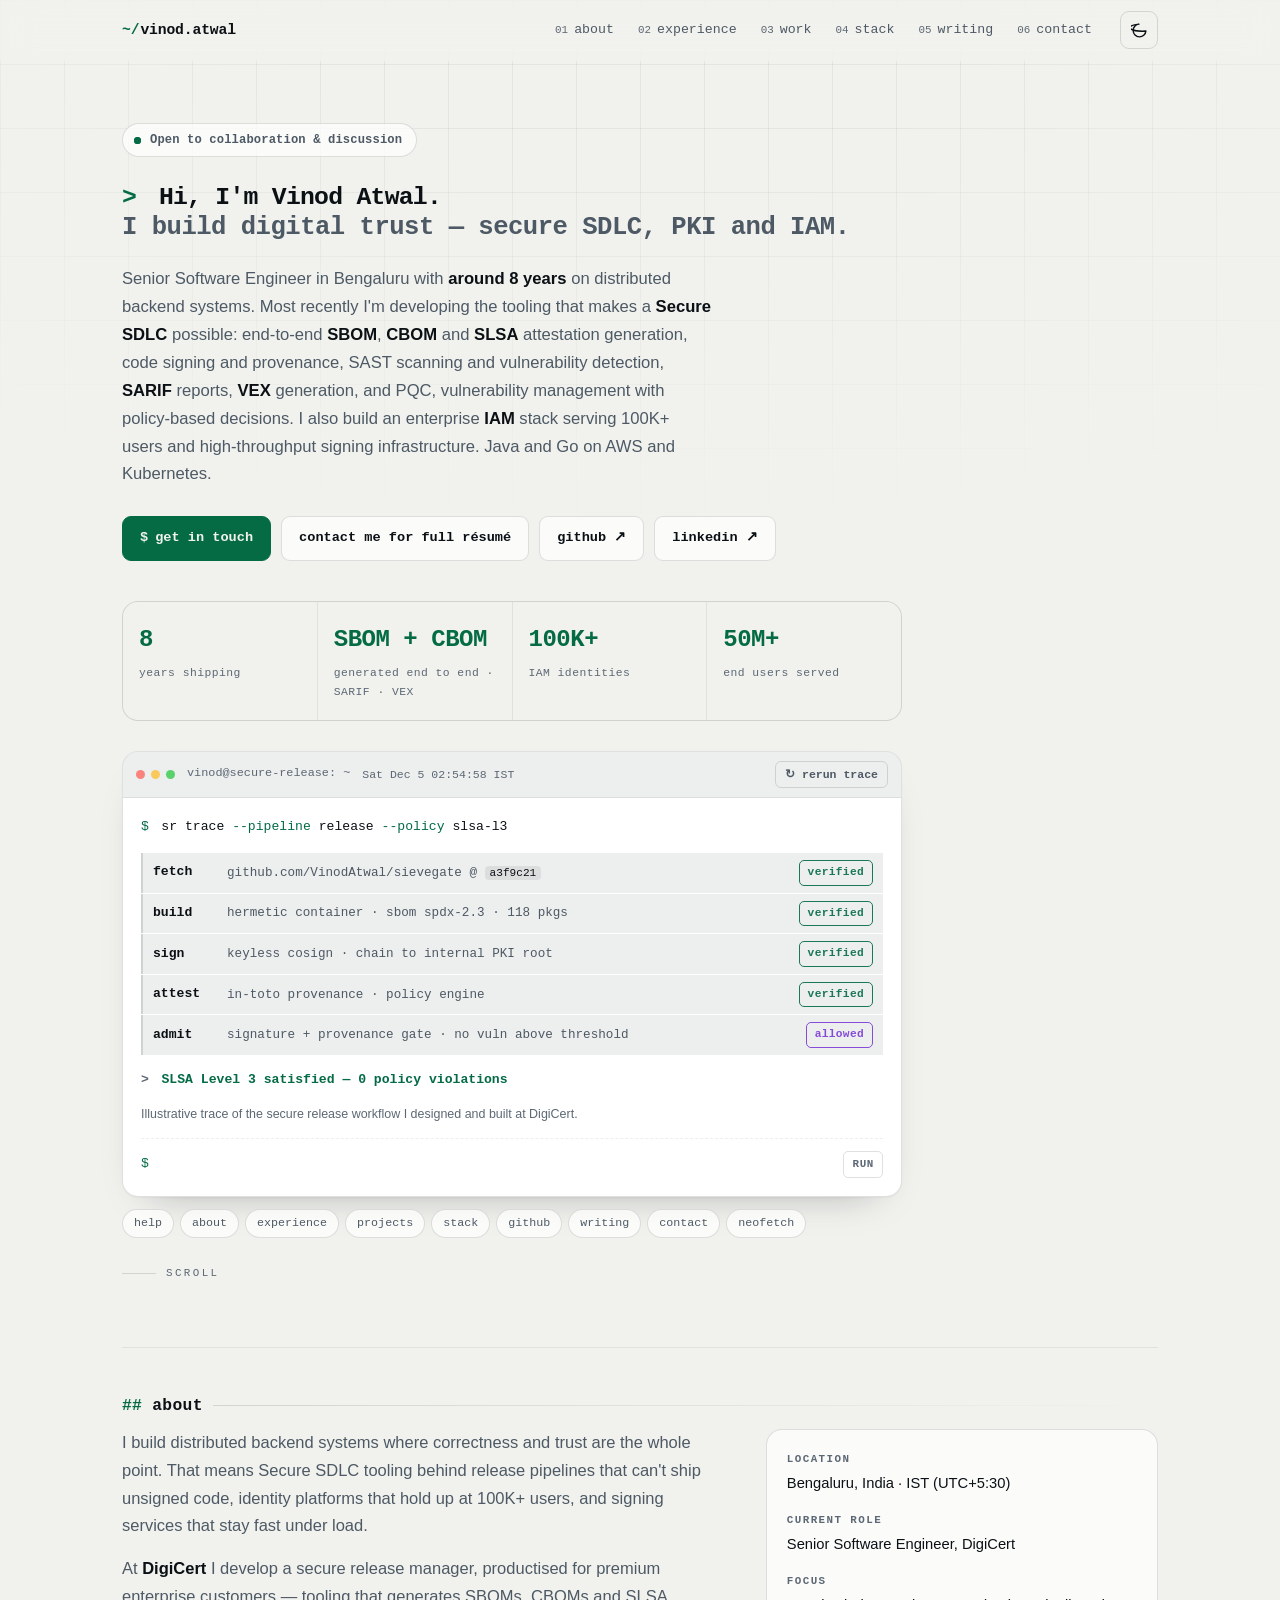
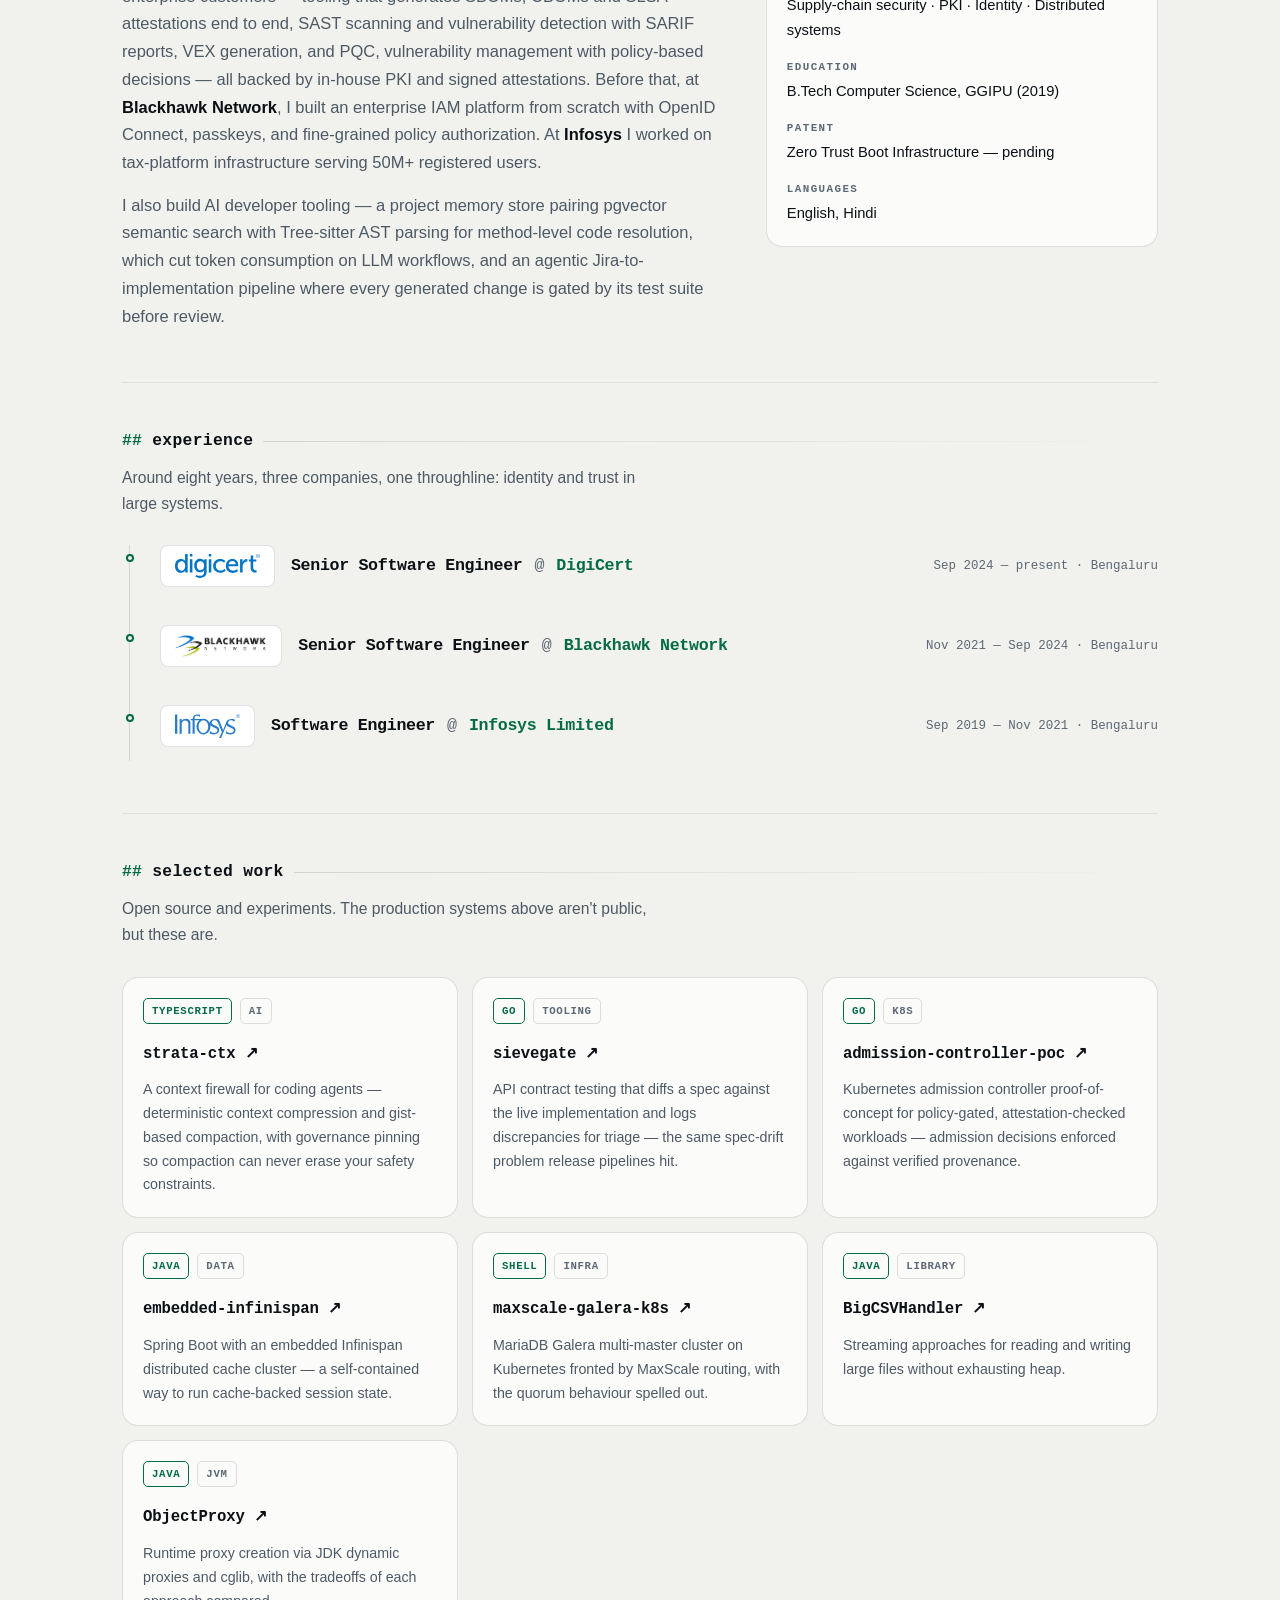
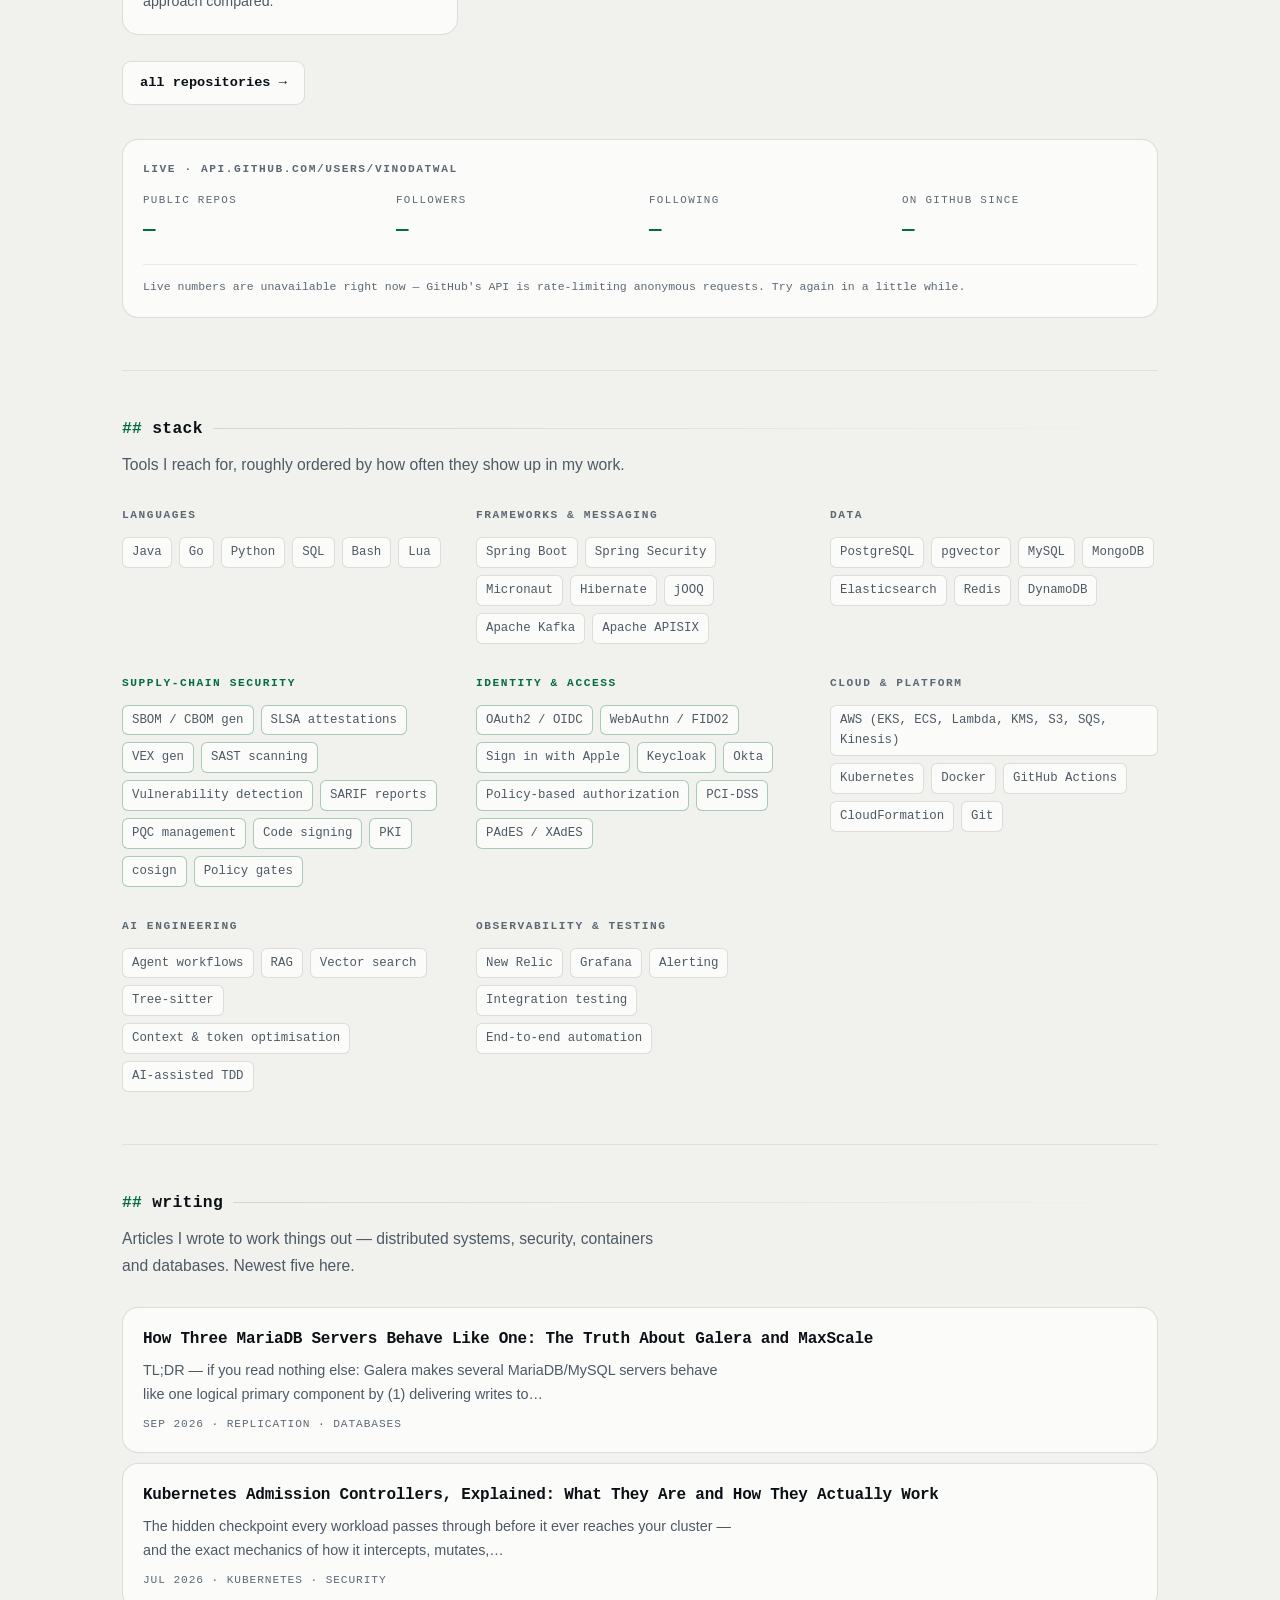
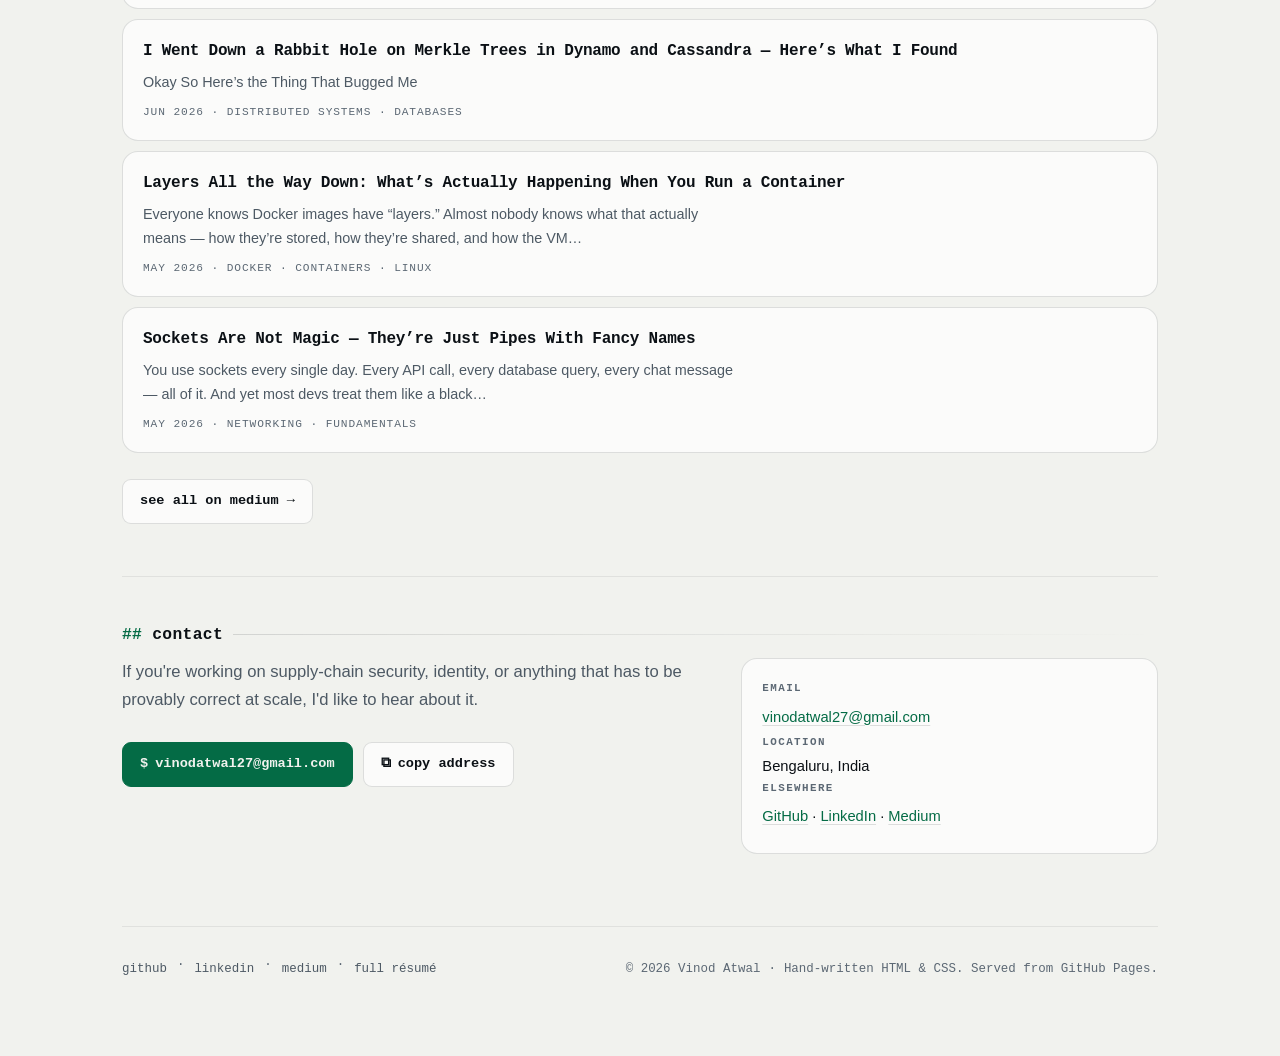
<file: index.html>
<!DOCTYPE html>
<html lang="en">
<head>
<meta charset="UTF-8" />
<meta name="viewport" content="width=device-width, initial-scale=1.0" />

<title>Vinod Atwal · Senior Software Engineer — Supply-Chain Security, PKI &amp; Identity</title>
<meta name="description" content="Vinod Atwal — Senior Software Engineer with around 8 years building distributed backend systems, developing Secure SDLC tooling: end-to-end SBOM, CBOM and SLSA attestation generation, code signing and provenance, SAST scanning, SARIF reports, VEX generation and PQC, vulnerability management, plus enterprise IAM for 100K+ users. Java, Go, Kubernetes, AWS." />
<meta name="author" content="Vinod Atwal" />
<meta name="color-scheme" content="dark light" />
<meta name="theme-color" content="#05070a" media="(prefers-color-scheme: dark)" />
<meta name="theme-color" content="#f4f5f2" media="(prefers-color-scheme: light)" />

<link rel="canonical" href="https://vinodatwal.github.io/VinodAtwal/" />

<meta property="og:type" content="profile" />
<meta property="og:site_name" content="Vinod Atwal" />
<meta property="og:title" content="Vinod Atwal · Senior Software Engineer" />
<meta property="og:description" content="Developing Secure SDLC tooling: end-to-end SBOM, CBOM and SLSA attestation generation, code signing and provenance, SAST scanning, SARIF reports, VEX generation and PQC, vulnerability management, plus PKI, identity platforms and enterprise IAM for 100K+ users." />
<meta property="og:url" content="https://vinodatwal.github.io/VinodAtwal/" />
<meta property="og:image" content="https://vinodatwal.github.io/VinodAtwal/og.png" />
<meta property="og:image:width" content="1200" />
<meta property="og:image:height" content="630" />
<meta property="og:image:alt" content="Vinod Atwal — Senior Software Engineer, software supply-chain security, PKI and identity platforms" />
<meta property="profile:first_name" content="Vinod" />
<meta property="profile:last_name" content="Atwal" />
<meta property="profile:username" content="VinodAtwal" />

<meta name="twitter:card" content="summary_large_image" />
<meta name="twitter:title" content="Vinod Atwal · Senior Software Engineer" />
<meta name="twitter:description" content="Secure SDLC tooling. SBOM / CBOM / SLSA attestation generation, signing and provenance, SAST / SARIF / VEX / PQC, IAM at 100K+ users, Java / Go / Kubernetes / AWS." />
<meta name="twitter:image" content="https://vinodatwal.github.io/VinodAtwal/og.png" />

<link rel="icon" href="./favicon.svg" type="image/svg+xml" />
<link rel="apple-touch-icon" href="./favicon.svg" />
<link rel="manifest" href="./site.webmanifest" />
<link rel="stylesheet" href="./styles.css" />
<link rel="alternate" type="application/rss+xml" title="Vinod Atwal on Medium" href="https://medium.com/feed/@vinodatwal" />

<script>
  (function () {
    var root = document.documentElement;
    try {
      var stored = localStorage.getItem("theme");
      var theme = stored || (window.matchMedia("(prefers-color-scheme: dark)").matches ? "dark" : "light");
      root.setAttribute("data-theme", theme);
    } catch (e) {
      root.setAttribute("data-theme", "dark");
    }
    root.classList.add("js");
  })();
</script>

<script type="application/ld+json">
{
  "@context": "https://schema.org",
  "@type": "Person",
  "name": "Vinod Atwal",
  "url": "https://vinodatwal.github.io/VinodAtwal/",
  "image": "https://github.com/VinodAtwal.png",
  "jobTitle": "Senior Software Engineer",
  "description": "Senior Software Engineer with around 8 years building distributed, secure backend systems, developing Secure SDLC tooling, PKI and identity platforms.",
  "email": "mailto:vinodatwal27@gmail.com",
  "address": {
    "@type": "PostalAddress",
    "addressLocality": "Bengaluru",
    "addressCountry": "IN"
  },
  "worksFor": { "@type": "Organization", "name": "DigiCert" },
  "alumniOf": { "@type": "CollegeOrUniversity", "name": "Guru Gobind Singh Indraprastha University" },
  "knowsAbout": [
    "Secure SDLC Tooling",
    "Software Supply Chain Security",
    "SLSA",
    "SBOM",
    "CBOM",
    "VEX",
    "Build Provenance and Attestations",
    "Code Signing",
    "Public Key Infrastructure",
    "OAuth2",
    "OpenID Connect",
    "WebAuthn",
    "Kubernetes",
    "AWS",
    "Distributed Systems",
    "Java",
    "Go"
  ],
  "sameAs": [
    "https://github.com/VinodAtwal",
    "https://www.linkedin.com/in/vinod-atwal/",
    "https://medium.com/@vinodatwal/"
  ]
}
</script>
</head>

<body>
<div class="progress" aria-hidden="true"><span id="progressBar"></span></div>
<div class="grid-overlay" aria-hidden="true"></div>

<a class="skip-link" href="#main">Skip to content</a>

<header class="topbar" id="topbar">
  <div class="topbar-inner">
    <a class="brand" href="#top">
      <span class="brand-prompt" aria-hidden="true">~/</span><span class="brand-name">vinod.atwal</span>
    </a>

    <nav class="nav" id="nav" aria-label="Section navigation">
      <button class="nav-toggle" id="navToggle" type="button" aria-expanded="false" aria-controls="navList">
        <span class="sr-only">Toggle navigation</span>
        <span class="nav-bars" aria-hidden="true"><i></i><i></i><i></i></span>
      </button>
      <ul class="nav-list" id="navList">
        <li><a href="#about"><span class="tick" aria-hidden="true">01</span>about</a></li>
        <li><a href="#experience"><span class="tick" aria-hidden="true">02</span>experience</a></li>
        <li><a href="#work"><span class="tick" aria-hidden="true">03</span>work</a></li>
        <li><a href="#stack"><span class="tick" aria-hidden="true">04</span>stack</a></li>
        <li><a href="#writing"><span class="tick" aria-hidden="true">05</span>writing</a></li>
        <li><a href="#contact"><span class="tick" aria-hidden="true">06</span>contact</a></li>
      </ul>
    </nav>

    <div class="topbar-actions">
      <button id="themeToggle" class="icon-btn" type="button" aria-label="Switch colour theme">
        <svg class="icon-sun" viewBox="0 0 24 24" fill="none" stroke="currentColor" stroke-width="2" stroke-linecap="round" aria-hidden="true">
          <circle cx="12" cy="12" r="4"></circle>
          <path d="M12 2v2M12 20v2M4.9 4.9l1.4 1.4M17.7 17.7l1.4 1.4M2 12h2M20 12h2M4.9 19.1l1.4-1.4M17.7 6.3l1.4-1.4"></path>
        </svg>
        <svg class="icon-moon" viewBox="0 0 24 24" fill="none" stroke="currentColor" stroke-width="2" stroke-linecap="round" stroke-linejoin="round" aria-hidden="true">
          <path d="M21 12.8A9 9 0 1 1 11.2 3a7 2 0 0 0 9.8 9.8z"></path>
        </svg>
      </button>
    </div>
  </div>
</header>

<main id="main">

  <section class="hero" id="top">

    <p class="badge">
      <span class="pulse" aria-hidden="true"></span>
      Open to collaboration &amp; discussion
    </p>

    <h1>
      <span class="line"><span class="prompt" aria-hidden="true">&gt;</span> Hi, I'm Vinod Atwal.</span>
      <span class="line sub">I build digital trust — secure SDLC, PKI and IAM.</span>
    </h1>

    <p class="lede">
      Senior Software Engineer in Bengaluru with <strong>around 8 years</strong> on distributed backend systems.
      Most recently I'm developing the tooling that makes a <strong>Secure SDLC</strong> possible:
      end-to-end <strong>SBOM</strong>, <strong>CBOM</strong> and <strong>SLSA</strong> attestation generation, code signing
      and provenance, SAST scanning and vulnerability detection, <strong>SARIF</strong> reports, <strong>VEX</strong>
      generation, and PQC, vulnerability management with policy-based decisions. I also build an enterprise
      <strong>IAM</strong> stack serving 100K+ users and high-throughput signing infrastructure. Java and Go on AWS and Kubernetes.
    </p>

    <div class="cta">
      <a class="btn primary" href="mailto:vinodatwal27@gmail.com?subject=Hello%20Vinod">
        <span aria-hidden="true">$</span> get in touch
      </a>
      <a class="btn" href="mailto:vinodatwal27@gmail.com?subject=R%C3%A9sum%C3%A9%20request">contact me for full résumé</a>
      <a class="btn" href="https://github.com/VinodAtwal" target="_blank" rel="noopener noreferrer">github ↗</a>
      <a class="btn" href="https://www.linkedin.com/in/vinod-atwal/" target="_blank" rel="noopener noreferrer">linkedin ↗</a>
    </div>

    <ul class="metrics" id="metrics">
      <li><b data-count="8">0</b><span>years shipping</span></li>
      <li><b>SBOM&nbsp;+&nbsp;CBOM</b><span>generated end to end · SARIF · VEX</span></li>
      <li><b data-count="100" data-suffix="K+">0</b><span>IAM identities</span></li>
      <li><b data-count="50" data-suffix="M+">0</b><span>end users served</span></li>
    </ul>

    <div class="term window" id="terminal" role="group" aria-labelledby="termTitle">
      <div class="term-bar">
        <span class="dots" aria-hidden="true"><i></i><i></i><i></i></span>
        <span class="term-title" id="termTitle">vinod@secure-release: ~</span>
        <span class="term-clock mono" id="termClock" aria-hidden="true"></span>
        <button class="term-replay" id="replay" type="button">
          <span aria-hidden="true">↻</span> rerun trace
        </button>
      </div>

      <div class="term-body">
        <div class="log" id="termLog" aria-hidden="true">
          <p class="term-cmd"><span class="prompt">$</span> sr trace <span class="flag">--pipeline</span> release <span class="flag">--policy</span> slsa-l3</p>

          <ol class="pipeline">
            <li class="stage" style="--i:0">
              <span class="stage-name">fetch</span>
              <span class="stage-detail">github.com/VinodAtwal/sievegate @ <code>a3f9c21</code></span>
              <span class="verdict ok">verified</span>
            </li>
            <li class="stage" style="--i:1">
              <span class="stage-name">build</span>
              <span class="stage-detail">hermetic container · sbom spdx-2.3 · 118 pkgs</span>
              <span class="verdict ok">verified</span>
            </li>
            <li class="stage" style="--i:2">
              <span class="stage-name">sign</span>
              <span class="stage-detail">keyless cosign · chain to internal PKI root</span>
              <span class="verdict ok">verified</span>
            </li>
            <li class="stage" style="--i:3">
              <span class="stage-name">attest</span>
              <span class="stage-detail">in-toto provenance · policy engine</span>
              <span class="verdict ok">verified</span>
            </li>
            <li class="stage" style="--i:4">
              <span class="stage-name">admit</span>
              <span class="stage-detail">signature + provenance gate · no vuln above threshold</span>
              <span class="verdict allow">allowed</span>
            </li>
          </ol>

          <p class="term-out">
            <span class="prompt">&gt;</span> SLSA Level 3 satisfied — 0 policy violations
          </p>
          <p class="term-note">Illustrative trace of the secure release workflow I designed and built at DigiCert.</p>
        </div>

        <form class="prompt-line" id="termForm" hidden autocomplete="off">
          <label class="sr-only" for="termInput">Type a command. Try &quot;help&quot;.</label>
          <span class="prompt" aria-hidden="true">$</span>
          <input id="termInput" name="cmd" type="text" spellcheck="false" autocapitalize="off"
                 autocorrect="off" enterkeyhint="go" aria-describedby="termHint" />
          <button type="submit" class="term-go">run</button>
        </form>
        <p class="sr-only" id="termHint">Press the up and down arrow keys for previous commands, Tab to autocomplete. Type help and press Enter to see everything this terminal understands.</p>
      </div>
    </div>

    <ul class="term-suggest" id="termSuggest" hidden>
      <li><button type="button" data-cmd="help">help</button></li>
      <li><button type="button" data-cmd="about">about</button></li>
      <li><button type="button" data-cmd="experience">experience</button></li>
      <li><button type="button" data-cmd="projects">projects</button></li>
      <li><button type="button" data-cmd="stack">stack</button></li>
      <li><button type="button" data-cmd="github">github</button></li>
      <li><button type="button" data-cmd="writing">writing</button></li>
      <li><button type="button" data-cmd="contact">contact</button></li>
      <li><button type="button" data-cmd="neofetch">neofetch</button></li>
    </ul>

    <p class="scroll-hint" aria-hidden="true"><span>scroll</span></p>
  </section>

  <section class="panel" id="about" aria-labelledby="about-h">
    <h2 id="about-h"><span class="hash" aria-hidden="true">##</span> about</h2>
    <div class="about-grid">
      <div class="prose">
        <p>
          I build distributed backend systems where correctness and trust are the whole point. That means Secure SDLC
          tooling behind release pipelines that can't ship unsigned code, identity platforms that hold up at
          100K+ users, and signing services that stay fast under load.
        </p>
        <p>
          At <strong>DigiCert</strong> I develop a secure release manager, productised for premium enterprise
          customers — tooling that generates SBOMs, CBOMs and SLSA attestations end to end, SAST scanning and
          vulnerability detection with SARIF reports, VEX generation, and PQC, vulnerability management with policy-based
          decisions — all backed by in-house PKI and signed attestations. Before that, at
          <strong>Blackhawk Network</strong>, I built an enterprise IAM platform from scratch with OpenID Connect,
          passkeys, and fine-grained policy authorization. At <strong>Infosys</strong> I worked on tax-platform
          infrastructure serving 50M+ registered users.
        </p>
        <p>
          I also build AI developer tooling — a project memory store pairing pgvector semantic search with
          Tree-sitter AST parsing for method-level code resolution, which cut token consumption on LLM workflows,
          and an agentic Jira-to-implementation pipeline where every generated change is gated by its test suite
          before review.
        </p>
      </div>
      <aside class="factcard" aria-label="Quick facts">
        <dl>
          <div><dt>Location</dt><dd>Bengaluru, India · IST (UTC+5:30)</dd></div>
          <div><dt>Current role</dt><dd>Senior Software Engineer, DigiCert</dd></div>
          <div><dt>Focus</dt><dd>Supply-chain security · PKI · Identity · Distributed systems</dd></div>
          <div><dt>Education</dt><dd>B.Tech Computer Science, GGIPU (2019)</dd></div>
          <div><dt>Patent</dt><dd>Zero Trust Boot Infrastructure — pending</dd></div>
          <div><dt>Languages</dt><dd>English, Hindi</dd></div>
        </dl>
      </aside>
    </div>
  </section>

  <section class="panel" id="experience" aria-labelledby="exp-h">
    <h2 id="exp-h"><span class="hash" aria-hidden="true">##</span> experience</h2>
    <p class="panel-intro">Around eight years, three companies, one throughline: identity and trust in large systems.</p>

    <ol class="timeline">
      <li class="role reveal">
        <div class="role-head">
          <div class="role-id">
            <span class="org-badge">
              <img class="org-logo" src="./assets/digicert-logo.svg" alt="" width="85" height="24"
                   loading="lazy" decoding="async" />
            </span>
            <h3>Senior Software Engineer <span class="sep" aria-hidden="true">@</span> <span class="org">DigiCert</span></h3>
          </div>
          <p class="when"><time datetime="2024-09">Sep 2024</time> — present · Bengaluru</p>
        </div>
      </li>

      <li class="role reveal">
        <div class="role-head">
          <div class="role-id">
            <span class="org-badge">
              <img class="org-logo" src="./assets/blackhawk-logo.png" alt="" width="92" height="24"
                   loading="lazy" decoding="async" />
            </span>
            <h3>Senior Software Engineer <span class="sep" aria-hidden="true">@</span> <span class="org">Blackhawk Network</span></h3>
          </div>
          <p class="when"><time datetime="2021-11">Nov 2021</time> — <time datetime="2024-09">Sep 2024</time> · Bengaluru</p>
        </div>
      </li>

      <li class="role reveal">
        <div class="role-head">
          <div class="role-id">
            <span class="org-badge">
              <img class="org-logo" src="./assets/infosys-logo.svg" alt="" width="65" height="24"
                   loading="lazy" decoding="async" />
            </span>
            <h3>Software Engineer <span class="sep" aria-hidden="true">@</span> <span class="org">Infosys Limited</span></h3>
          </div>
          <p class="when"><time datetime="2019-09">Sep 2019</time> — <time datetime="2021-11">Nov 2021</time> · Bengaluru</p>
        </div>
      </li>
    </ol>
  </section>

  <section class="panel" id="work" aria-labelledby="work-h">
    <h2 id="work-h"><span class="hash" aria-hidden="true">##</span> selected work</h2>
    <p class="panel-intro">Open source and experiments. The production systems above aren't public, but these are.</p>

    <div class="grid">
      <article class="card reveal">
        <p class="card-top"><span class="lang">TypeScript</span><span class="kind">ai</span></p>
        <h3><a href="https://github.com/VinodAtwal/strata-ctx" target="_blank" rel="noopener noreferrer">strata-ctx ↗</a></h3>
        <p>A context firewall for coding agents — deterministic context compression and gist-based compaction, with governance pinning so compaction can never erase your safety constraints.</p>
      </article>

      <article class="card reveal">
        <p class="card-top"><span class="lang">Go</span><span class="kind">tooling</span></p>
        <h3><a href="https://github.com/VinodAtwal/sievegate" target="_blank" rel="noopener noreferrer">sievegate ↗</a></h3>
        <p>API contract testing that diffs a spec against the live implementation and logs discrepancies for triage — the same spec-drift problem release pipelines hit.</p>
      </article>

      <article class="card reveal">
        <p class="card-top"><span class="lang">Go</span><span class="kind">k8s</span></p>
        <h3><a href="https://github.com/VinodAtwal/admission-controller-poc" target="_blank" rel="noopener noreferrer">admission-controller-poc ↗</a></h3>
        <p>Kubernetes admission controller proof-of-concept for policy-gated, attestation-checked workloads — admission decisions enforced against verified provenance.</p>
      </article>

      <article class="card reveal">
        <p class="card-top"><span class="lang">Java</span><span class="kind">data</span></p>
        <h3><a href="https://github.com/VinodAtwal/embedded-infinispan" target="_blank" rel="noopener noreferrer">embedded-infinispan ↗</a></h3>
        <p>Spring Boot with an embedded Infinispan distributed cache cluster — a self-contained way to run cache-backed session state.</p>
      </article>

      <article class="card reveal">
        <p class="card-top"><span class="lang">Shell</span><span class="kind">infra</span></p>
        <h3><a href="https://github.com/VinodAtwal/maxscale-galera-k8s" target="_blank" rel="noopener noreferrer">maxscale-galera-k8s ↗</a></h3>
        <p>MariaDB Galera multi-master cluster on Kubernetes fronted by MaxScale routing, with the quorum behaviour spelled out.</p>
      </article>

      <article class="card reveal">
        <p class="card-top"><span class="lang">Java</span><span class="kind">library</span></p>
        <h3><a href="https://github.com/VinodAtwal/BigCSVHandler" target="_blank" rel="noopener noreferrer">BigCSVHandler ↗</a></h3>
        <p>Streaming approaches for reading and writing large files without exhausting heap.</p>
      </article>

      <article class="card reveal">
        <p class="card-top"><span class="lang">Java</span><span class="kind">jvm</span></p>
        <h3><a href="https://github.com/VinodAtwal/ObjectProxy" target="_blank" rel="noopener noreferrer">ObjectProxy ↗</a></h3>
        <p>Runtime proxy creation via JDK dynamic proxies and cglib, with the tradeoffs of each approach compared.</p>
      </article>
    </div>

    <p class="more"><a class="btn" href="https://github.com/VinodAtwal?tab=repositories" target="_blank" rel="noopener noreferrer">all repositories →</a></p>

    <div class="live-gh" id="liveGh">
      <p class="group">live · api.github.com/users/VinodAtwal</p>
      <dl class="gh-grid">
        <div><dt>public repos</dt><dd data-gh="repos">—</dd></div>
        <div><dt>followers</dt><dd data-gh="followers">—</dd></div>
        <div><dt>following</dt><dd data-gh="following">—</dd></div>
        <div><dt>on GitHub since</dt><dd data-gh="since">—</dd></div>
      </dl>
      <p class="gh-note" id="ghNote">Fetching live numbers…</p>
    </div>
  </section>

  <section class="panel" id="stack" aria-labelledby="stack-h">
    <h2 id="stack-h"><span class="hash" aria-hidden="true">##</span> stack</h2>
    <p class="panel-intro">Tools I reach for, roughly ordered by how often they show up in my work.</p>

    <div class="stack-cols">
      <div class="stack-col">
        <p class="group">languages</p>
        <ul class="tags">
          <li>Java</li><li>Go</li><li>Python</li><li>SQL</li><li>Bash</li><li>Lua</li>
        </ul>
      </div>
      <div class="stack-col">
        <p class="group">frameworks &amp; messaging</p>
        <ul class="tags">
          <li>Spring Boot</li><li>Spring Security</li><li>Micronaut</li><li>Hibernate</li><li>jOOQ</li><li>Apache Kafka</li><li>Apache APISIX</li>
        </ul>
      </div>
      <div class="stack-col">
        <p class="group">data</p>
        <ul class="tags">
          <li>PostgreSQL</li><li>pgvector</li><li>MySQL</li><li>MongoDB</li><li>Elasticsearch</li><li>Redis</li><li>DynamoDB</li>
        </ul>
      </div>
      <div class="stack-col accent-col">
        <p class="group">supply-chain security</p>
        <ul class="tags">
          <li>SBOM / CBOM gen</li><li>SLSA attestations</li><li>VEX gen</li><li>SAST scanning</li><li>Vulnerability detection</li><li>SARIF reports</li><li>PQC management</li><li>Code signing</li><li>PKI</li><li>cosign</li><li>Policy gates</li>
        </ul>
      </div>
      <div class="stack-col accent-col">
        <p class="group">identity &amp; access</p>
        <ul class="tags">
          <li>OAuth2 / OIDC</li><li>WebAuthn / FIDO2</li><li>Sign in with Apple</li><li>Keycloak</li><li>Okta</li><li>Policy-based authorization</li><li>PCI-DSS</li><li>PAdES / XAdES</li>
        </ul>
      </div>
      <div class="stack-col">
        <p class="group">cloud &amp; platform</p>
        <ul class="tags">
          <li>AWS (EKS, ECS, Lambda, KMS, S3, SQS, Kinesis)</li><li>Kubernetes</li><li>Docker</li><li>GitHub Actions</li><li>CloudFormation</li><li>Git</li>
        </ul>
      </div>
      <div class="stack-col">
        <p class="group">AI engineering</p>
        <ul class="tags">
          <li>Agent workflows</li><li>RAG</li><li>Vector search</li><li>Tree-sitter</li><li>Context &amp; token optimisation</li><li>AI-assisted TDD</li>
        </ul>
      </div>
      <div class="stack-col">
        <p class="group">observability &amp; testing</p>
        <ul class="tags">
          <li>New Relic</li><li>Grafana</li><li>Alerting</li><li>Integration testing</li><li>End-to-end automation</li>
        </ul>
      </div>
    </div>
  </section>

  <section class="panel" id="writing" aria-labelledby="writing-h">
    <h2 id="writing-h"><span class="hash" aria-hidden="true">##</span> writing</h2>
    <p class="panel-intro">Articles I wrote to work things out — distributed systems, security, containers and databases. Newest five here.</p>

    <ul class="posts">
      <li class="reveal">
        <a href="https://medium.com/@vinodatwal/how-three-mariadb-servers-behave-like-one-the-truth-about-galera-and-maxscale-5671d0e5d990" target="_blank" rel="noopener noreferrer">
          <span class="post-title">How Three MariaDB Servers Behave Like One: The Truth About Galera and MaxScale</span>
          <span class="post-desc">TL;DR — if you read nothing else: Galera makes several MariaDB/MySQL servers behave like one logical primary component by (1) delivering writes to…</span>
          <span class="post-meta"><time datetime="2026-09">Sep 2026</time> · replication · databases</span>
        </a>
      </li>
      <li class="reveal">
        <a href="https://medium.com/@vinodatwal/kubernetes-admission-controllers-explained-what-they-are-and-how-they-actually-work-7e23ef4b5d82" target="_blank" rel="noopener noreferrer">
          <span class="post-title">Kubernetes Admission Controllers, Explained: What They Are and How They Actually Work</span>
          <span class="post-desc">The hidden checkpoint every workload passes through before it ever reaches your cluster — and the exact mechanics of how it intercepts, mutates,…</span>
          <span class="post-meta"><time datetime="2026-07">Jul 2026</time> · kubernetes · security</span>
        </a>
      </li>
      <li class="reveal">
        <a href="https://medium.com/@vinodatwal/i-went-down-a-rabbit-hole-on-merkle-trees-in-dynamo-and-cassandra-heres-what-i-found-9113b133e016" target="_blank" rel="noopener noreferrer">
          <span class="post-title">I Went Down a Rabbit Hole on Merkle Trees in Dynamo and Cassandra — Here’s What I Found</span>
          <span class="post-desc">Okay So Here’s the Thing That Bugged Me</span>
          <span class="post-meta"><time datetime="2026-06">Jun 2026</time> · distributed systems · databases</span>
        </a>
      </li>
      <li class="reveal">
        <a href="https://medium.com/@vinodatwal/layers-all-the-way-down-whats-actually-happening-when-you-run-a-container-52406a5ac46d" target="_blank" rel="noopener noreferrer">
          <span class="post-title">Layers All the Way Down: What’s Actually Happening When You Run a Container</span>
          <span class="post-desc">Everyone knows Docker images have “layers.” Almost nobody knows what that actually means — how they’re stored, how they’re shared, and how the VM…</span>
          <span class="post-meta"><time datetime="2026-05">May 2026</time> · docker · containers · linux</span>
        </a>
      </li>
      <li class="reveal">
        <a href="https://medium.com/@vinodatwal/sockets-are-not-magic-theyre-just-pipes-with-fancy-names-6cd2e179925e" target="_blank" rel="noopener noreferrer">
          <span class="post-title">Sockets Are Not Magic — They’re Just Pipes With Fancy Names</span>
          <span class="post-desc">You use sockets every single day. Every API call, every database query, every chat message — all of it. And yet most devs treat them like a black…</span>
          <span class="post-meta"><time datetime="2026-05">May 2026</time> · networking · fundamentals</span>
        </a>
      </li>
    </ul>

    <p class="more"><a class="btn" href="https://medium.com/@vinodatwal/" target="_blank" rel="noopener noreferrer">see all on medium →</a></p>
  </section>

  <section class="panel" id="contact" aria-labelledby="contact-h">
    <h2 id="contact-h"><span class="hash" aria-hidden="true">##</span> contact</h2>

    <div class="contact-grid">
      <div>
        <p class="lede">If you're working on supply-chain security, identity, or anything that has to be provably correct at scale, I'd like to hear about it.</p>
        <p class="contact-actions">
          <a class="btn primary" href="mailto:vinodatwal27@gmail.com?subject=Hello%20Vinod"><span aria-hidden="true">$</span> vinodatwal27@gmail.com</a>
          <button class="btn" id="copyEmail" type="button" data-email="vinodatwal27@gmail.com">
            <span aria-hidden="true">⧉</span> copy address
          </button>
        </p>
        <p class="hint" id="copyStatus" role="status" aria-live="polite"></p>
      </div>

      <dl class="factcard">
        <div><dt>Email</dt><dd><a href="mailto:vinodatwal27@gmail.com">vinodatwal27@gmail.com</a></dd></div>
        <div><dt>Location</dt><dd>Bengaluru, India</dd></div>
        <div><dt>Elsewhere</dt><dd>
          <a href="https://github.com/VinodAtwal" target="_blank" rel="noopener noreferrer">GitHub</a> ·
          <a href="https://www.linkedin.com/in/vinod-atwal/" target="_blank" rel="noopener noreferrer">LinkedIn</a> ·
          <a href="https://medium.com/@vinodatwal/" target="_blank" rel="noopener noreferrer">Medium</a>
        </dd></div>
      </dl>
    </div>
  </section>

  <footer>
    <p class="foot-links">
      <a href="https://github.com/VinodAtwal" target="_blank" rel="noopener noreferrer">github</a>
      <span aria-hidden="true">·</span>
      <a href="https://www.linkedin.com/in/vinod-atwal/" target="_blank" rel="noopener noreferrer">linkedin</a>
      <span aria-hidden="true">·</span>
      <a href="https://medium.com/@vinodatwal/" target="_blank" rel="noopener noreferrer">medium</a>
      <span aria-hidden="true">·</span>
      <a href="mailto:vinodatwal27@gmail.com?subject=R%C3%A9sum%C3%A9%20request">full résumé</a>
    </p>
    <p class="foot-meta">
      <span>© <span id="year">2026</span> Vinod Atwal</span>
      <span aria-hidden="true">·</span>
      <span>Hand-written HTML &amp; CSS. Served from GitHub Pages.</span>
    </p>
  </footer>
</main>

<div class="sr-only" id="navLive" role="status" aria-live="polite"></div>

<script src="./main.js" defer></script>
</body>
</html>
</file>
<file: styles.css>
/* ============================================================
   Vinod Atwal — portfolio
   Terminal / security aesthetic. No frameworks, no build step.
   ============================================================ */

:root {
  --bg: #f1f2ee;
  --bg-2: #ffffff;
  --panel: rgba(255, 255, 255, 0.7);
  --panel-solid: #ffffff;
  --ink: #0b1015;
  --ink-2: #4d5964;
  --ink-3: #5c6874;
  --line: rgba(11, 16, 21, 0.13);
  --line-2: rgba(11, 16, 21, 0.07);
  --accent: #046b45;
  --accent-2: #7a3ad6;
  --warn: #96560a;
  --ok: #046b45;
  --grid-line: rgba(11, 16, 21, 0.05);
  --shadow: 0 1px 2px rgba(11, 16, 21, 0.04), 0 18px 40px -28px rgba(11, 16, 21, 0.4);
  --shadow-lift: 0 2px 4px rgba(11, 16, 21, 0.05), 0 26px 52px -26px rgba(11, 16, 21, 0.5);
  --radius: 16px;
  --radius-sm: 10px;
  --mono: ui-monospace, SFMono-Regular, "SF Mono", "JetBrains Mono", Menlo, Consolas, "Liberation Mono", monospace;
  --sans: -apple-system, BlinkMacSystemFont, "Segoe UI", Roboto, "Helvetica Neue", Arial, sans-serif;
  --maxw: 1080px;
  --header-h: 60px;
}

[data-theme="dark"] {
  --bg: #05070a;
  --bg-2: #090d12;
  --panel: rgba(255, 255, 255, 0.026);
  --panel-solid: #0a0f15;
  --ink: #e9eef3;
  --ink-2: #93a0ad;
  --ink-3: #78848f;
  --line: rgba(255, 255, 255, 0.11);
  --line-2: rgba(255, 255, 255, 0.06);
  --accent: #00e08a;
  --accent-2: #a78bfa;
  --warn: #ffb454;
  --ok: #22e39a;
  --grid-line: rgba(255, 255, 255, 0.032);
  --shadow: 0 1px 2px rgba(0, 0, 0, 0.5), 0 18px 44px -28px rgba(0, 0, 0, 0.9);
  --shadow-lift: 0 2px 6px rgba(0, 0, 0, 0.5), 0 28px 56px -26px rgba(0, 0, 0, 1);
}

@media (prefers-color-scheme: dark) {
  :root:not([data-theme]) {
    --bg: #05070a;
    --bg-2: #090d12;
    --panel: rgba(255, 255, 255, 0.026);
    --panel-solid: #0a0f15;
    --ink: #e9eef3;
    --ink-2: #93a0ad;
    --ink-3: #78848f;
    --line: rgba(255, 255, 255, 0.11);
    --line-2: rgba(255, 255, 255, 0.06);
    --accent: #00e08a;
    --accent-2: #a78bfa;
    --warn: #ffb454;
    --ok: #22e39a;
    --grid-line: rgba(255, 255, 255, 0.032);
  }
}

/* ---------- reset ---------- */

*, *::before, *::after { box-sizing: border-box; }

body, h1, h2, h3, h4, p, ul, ol, li, dl, dd, figure, blockquote { margin: 0; padding: 0; }

ul, ol { list-style: none; }

img, svg { display: block; max-width: 100%; }

button, input { font: inherit; color: inherit; }

html {
  -webkit-text-size-adjust: 100%;
  -webkit-font-smoothing: antialiased;
  text-rendering: optimizeLegibility;
  scroll-padding-top: calc(var(--header-h) + 18px);
}

@media (prefers-reduced-motion: no-preference) {
  html { scroll-behavior: smooth; }
}

body {
  min-height: 100vh;
  background: var(--bg);
  color: var(--ink);
  font-family: var(--sans);
  font-size: 16.5px;
  line-height: 1.68;
  overflow-x: hidden;
}

::selection { background: var(--accent); color: var(--bg); }

a { color: var(--accent); }

strong { font-weight: 650; color: var(--ink); }

code, kbd, samp {
  font-family: var(--mono);
  font-size: 0.88em;
}

:focus-visible {
  outline: 2px solid var(--accent);
  outline-offset: 3px;
  border-radius: 4px;
}

.sr-only {
  position: absolute !important;
  width: 1px; height: 1px;
  padding: 0; margin: -1px;
  overflow: hidden;
  clip: rect(0 0 0 0);
  clip-path: inset(50%);
  white-space: nowrap;
  border: 0;
}

.skip-link {
  position: absolute;
  top: 8px;
  left: 8px;
  z-index: 100;
  transform: translateY(-160%);
  background: var(--accent);
  color: var(--bg);
  font-family: var(--mono);
  font-size: 0.85rem;
  font-weight: 700;
  padding: 10px 16px;
  border-radius: var(--radius-sm);
  text-decoration: none;
}

.skip-link:focus { transform: translateY(0); }

/* ---------- ambient background ---------- */

.grid-overlay {
  position: fixed;
  inset: 0;
  z-index: -1;
  pointer-events: none;
  background-image:
    linear-gradient(to right, var(--grid-line) 1px, transparent 1px),
    linear-gradient(to bottom, var(--grid-line) 1px, transparent 1px);
  background-size: 64px 64px;
  mask-image: radial-gradient(ellipse 110% 75% at 50% 0%, #000 25%, transparent 78%);
  -webkit-mask-image: radial-gradient(ellipse 110% 75% at 50% 0%, #000 25%, transparent 78%);
}

.progress {
  position: fixed;
  top: 0; left: 0; right: 0;
  height: 2px;
  z-index: 60;
  background: transparent;
  pointer-events: none;
}

.progress span {
  display: block;
  height: 100%;
  width: 100%;
  transform: scaleX(0);
  transform-origin: 0 50%;
  background: linear-gradient(90deg, var(--accent), var(--accent-2));
}

/* ---------- header ---------- */

.topbar {
  position: sticky;
  top: 0;
  z-index: 50;
  background: color-mix(in srgb, var(--bg) 82%, transparent);
  border-bottom: 1px solid transparent;
  transition: border-color 0.25s ease, background 0.25s ease;
}

@supports (backdrop-filter: blur(1px)) {
  .topbar {
    background: color-mix(in srgb, var(--bg) 66%, transparent);
    backdrop-filter: blur(16px) saturate(160%);
    -webkit-backdrop-filter: blur(16px) saturate(160%);
  }
}

.topbar.stuck {
  border-bottom-color: var(--line);
  box-shadow: 0 10px 30px -26px rgba(0, 0, 0, 0.6);
}

.topbar-inner {
  max-width: var(--maxw);
  margin: 0 auto;
  padding: 0 22px;
  height: var(--header-h);
  display: flex;
  align-items: center;
  gap: 18px;
}

.brand {
  font-family: var(--mono);
  font-size: 0.92rem;
  font-weight: 700;
  letter-spacing: -0.01em;
  color: var(--ink);
  text-decoration: none;
  white-space: nowrap;
  display: flex;
  align-items: baseline;
  padding: 4px 0;
}

.brand-prompt { color: var(--accent); margin-right: 1px; }
.brand:hover .brand-name { color: var(--accent); }

.nav { margin-left: auto; }

.nav-list {
  display: flex;
  align-items: center;
  gap: 4px;
}

.nav-list a {
  display: flex;
  align-items: baseline;
  gap: 6px;
  font-family: var(--mono);
  font-size: 0.83rem;
  font-weight: 500;
  color: var(--ink-2);
  text-decoration: none;
  padding: 6px 10px;
  border-radius: 7px;
  transition: color 0.18s ease, background 0.18s ease;
}

.nav-list a:hover { color: var(--ink); background: var(--line-2); }

.tick {
  font-size: 0.68rem;
  color: var(--ink-3);
  transition: color 0.18s ease;
}

.nav-list a[aria-current="true"] { color: var(--accent); background: var(--line-2); }
.nav-list a[aria-current="true"] .tick { color: var(--accent); }

.nav-toggle {
  display: none;
  width: 40px; height: 38px;
  align-items: center;
  justify-content: center;
  background: transparent;
  border: 1px solid var(--line);
  border-radius: 9px;
  cursor: pointer;
}

.nav-bars { display: grid; gap: 4px; width: 16px; }
.nav-bars i {
  display: block;
  height: 1.5px;
  background: var(--ink);
  border-radius: 2px;
  transition: transform 0.25s ease, opacity 0.2s ease;
}
.nav-toggle[aria-expanded="true"] .nav-bars i:nth-child(1) { transform: translateY(5.5px) rotate(45deg); }
.nav-toggle[aria-expanded="true"] .nav-bars i:nth-child(2) { opacity: 0; }
.nav-toggle[aria-expanded="true"] .nav-bars i:nth-child(3) { transform: translateY(-5.5px) rotate(-45deg); }

.topbar-actions { display: flex; align-items: center; }

.icon-btn {
  width: 38px; height: 38px;
  display: grid;
  place-items: center;
  background: transparent;
  border: 1px solid var(--line);
  border-radius: 9px;
  color: var(--ink);
  cursor: pointer;
  transition: border-color 0.18s ease, color 0.18s ease, transform 0.18s ease;
}

.icon-btn:hover { border-color: var(--accent); color: var(--accent); transform: translateY(-1px); }
.icon-btn svg { width: 17px; height: 17px; }

.icon-btn .icon-sun { display: none; }
.icon-btn .icon-moon { display: block; }
[data-theme="dark"] .icon-btn .icon-sun { display: block; }
[data-theme="dark"] .icon-btn .icon-moon { display: none; }

/* ---------- layout ---------- */

main {
  max-width: var(--maxw);
  margin: 0 auto;
  padding: 0 22px 72px;
}

.panel {
  padding: 44px 0 8px;
  border-top: 1px solid var(--line-2);
  margin-top: 44px;
}

.panel:first-of-type { border-top: 0; }

h2 {
  font-family: var(--mono);
  font-size: 1.02rem;
  font-weight: 700;
  letter-spacing: 0.02em;
  display: flex;
  align-items: center;
  gap: 10px;
  margin-bottom: 10px;
}

.hash { color: var(--accent); }

h2::after {
  content: "";
  flex: 1;
  height: 1px;
  background: linear-gradient(90deg, var(--line), transparent);
}

.panel-intro {
  color: var(--ink-2);
  font-size: 0.98rem;
  max-width: 62ch;
  margin-bottom: 28px;
}

.group {
  font-family: var(--mono);
  font-size: 0.7rem;
  font-weight: 600;
  letter-spacing: 0.14em;
  text-transform: uppercase;
  color: var(--ink-3);
  margin-bottom: 12px;
}

/* ---------- hero ---------- */

.hero {
  padding: 62px 0 20px;
  max-width: 780px;
}

.badge {
  display: inline-flex;
  align-items: center;
  gap: 9px;
  font-family: var(--mono);
  font-size: 0.76rem;
  font-weight: 600;
  letter-spacing: 0.01em;
  color: var(--ink-2);
  border: 1px solid var(--line);
  border-radius: 999px;
  padding: 6px 14px 6px 11px;
  background: var(--panel);
  margin-bottom: 26px;
}

.pulse {
  position: relative;
  width: 7px; height: 7px;
  border-radius: 50%;
  background: var(--ok);
  flex: none;
}

.pulse::after {
  content: "";
  position: absolute;
  inset: 0;
  border-radius: 50%;
  background: var(--ok);
  animation: ping 2.4s cubic-bezier(0, 0, 0.2, 1) infinite;
}

@keyframes ping {
  0%   { transform: scale(1);   opacity: 0.7; }
  70%  { transform: scale(3.2); opacity: 0; }
  100% { transform: scale(3.2); opacity: 0; }
}

h1 {
  font-family: var(--mono);
  font-weight: 700;
  letter-spacing: -0.03em;
  line-height: 1.18;
  margin-bottom: 22px;
}

h1 .line { display: block; }

h1 .sub {
  font-size: clamp(1.15rem, 2.6vw, 1.6rem);
  color: var(--ink-2);
  letter-spacing: -0.02em;
  font-weight: 600;
}

.prompt { color: var(--accent); margin-right: 0.35em; }

.lede {
  color: var(--ink-2);
  font-size: 1.04rem;
  max-width: 64ch;
  margin-bottom: 28px;
}

.cta {
  display: flex;
  flex-wrap: wrap;
  gap: 10px;
  margin-bottom: 40px;
}

.btn {
  display: inline-flex;
  align-items: center;
  gap: 7px;
  font-family: var(--mono);
  font-size: 0.85rem;
  font-weight: 600;
  color: var(--ink);
  text-decoration: none;
  padding: 10px 17px;
  border: 1px solid var(--line);
  border-radius: 9px;
  background: var(--panel);
  cursor: pointer;
  transition: transform 0.16s ease, border-color 0.16s ease, background 0.16s ease, color 0.16s ease;
}

.btn:hover {
  transform: translateY(-2px);
  border-color: var(--accent);
  color: var(--accent);
}

.btn.primary {
  background: var(--accent);
  border-color: var(--accent);
  color: var(--bg);
}

.btn.primary:hover { filter: brightness(1.08); color: var(--bg); }

.metrics {
  display: grid;
  grid-template-columns: repeat(4, 1fr);
  gap: 1px;
  background: var(--line-2);
  border: 1px solid var(--line-2);
  border-radius: var(--radius);
  overflow: hidden;
  margin-bottom: 30px;
}

.metrics li {
  background: var(--bg);
  padding: 18px 16px;
}

.metrics b {
  display: block;
  font-family: var(--mono);
  font-size: clamp(1.15rem, 3vw, 1.5rem);
  font-weight: 700;
  letter-spacing: -0.02em;
  color: var(--accent);
}

.metrics span {
  display: block;
  font-family: var(--mono);
  font-size: 0.71rem;
  letter-spacing: 0.04em;
  color: var(--ink-3);
  margin-top: 3px;
}

.scroll-hint {
  display: flex;
  align-items: center;
  gap: 10px;
  font-family: var(--mono);
  font-size: 0.68rem;
  letter-spacing: 0.22em;
  text-transform: uppercase;
  color: var(--ink-3);
  margin-top: 26px;
}

.scroll-hint::before {
  content: "";
  width: 34px;
  height: 1px;
  background: var(--line);
}

/* ---------- terminal window ---------- */

.window {
  border: 1px solid var(--line);
  border-radius: var(--radius);
  background: var(--panel-solid);
  box-shadow: var(--shadow);
  overflow: hidden;
  margin-bottom: 8px;
}

.term-bar {
  display: flex;
  align-items: center;
  gap: 12px;
  padding: 9px 13px;
  border-bottom: 1px solid var(--line-2);
  background: var(--line-2);
}

.dots { display: flex; gap: 6px; }
.dots i { width: 9px; height: 9px; border-radius: 50%; background: var(--ink-3); opacity: 0.4; }
.dots i:nth-child(1) { background: #ff5f57; opacity: 0.75; }
.dots i:nth-child(2) { background: #febc2e; opacity: 0.75; }
.dots i:nth-child(3) { background: #28c840; opacity: 0.75; }

.term-title {
  font-family: var(--mono);
  font-size: 0.74rem;
  color: var(--ink-3);
  margin-right: auto;
}

.term-replay {
  font-family: var(--mono);
  font-size: 0.72rem;
  font-weight: 600;
  color: var(--ink-2);
  background: transparent;
  border: 1px solid var(--line);
  border-radius: 6px;
  padding: 3px 9px;
  cursor: pointer;
  transition: color 0.16s ease, border-color 0.16s ease;
}

.term-replay:hover { color: var(--accent); border-color: var(--accent); }

.term-body {
  padding: 18px;
  font-family: var(--mono);
  font-size: 0.82rem;
  line-height: 1.75;
}

.term-cmd { color: var(--ink); margin-bottom: 14px; }
.flag { color: var(--accent); }

.pipeline { display: grid; gap: 1px; margin-bottom: 14px; }

.stage {
  display: grid;
  grid-template-columns: 62px 1fr auto;
  align-items: center;
  gap: 12px;
  padding: 7px 10px;
  border-left: 2px solid var(--line);
  background: var(--line-2);
}

.stage-name { color: var(--ink); font-weight: 600; }
.stage-detail { color: var(--ink-2); font-size: 0.79rem; overflow-wrap: anywhere; }
.stage-detail code { color: var(--ink); background: var(--line-2); padding: 1px 5px; border-radius: 4px; }

.verdict {
  font-size: 0.7rem;
  font-weight: 700;
  letter-spacing: 0.03em;
  padding: 2px 8px;
  border-radius: 5px;
  white-space: nowrap;
}

.verdict.ok { color: var(--ok); border: 1px solid currentColor; opacity: 0.9; }
.verdict.allow { color: var(--accent-2); border: 1px solid currentColor; opacity: 0.9; }

.term-out { color: var(--ok); font-weight: 600; display: flex; align-items: center; flex-wrap: wrap; gap: 8px; }
.term-out .prompt { color: var(--ink-3); }

.caret {
  display: inline-block;
  width: 7px;
  height: 15px;
  background: var(--ok);
  animation: blink 1.15s steps(1) infinite;
}

@keyframes blink { 0%, 49% { opacity: 1; } 50%, 100% { opacity: 0; } }

.term-note {
  margin-top: 12px;
  font-family: var(--sans);
  font-size: 0.78rem;
  color: var(--ink-3);
}

/* signature moment: staged pipeline trace */
.js .stage {
  animation: stageIn 0.42s cubic-bezier(0.22, 1, 0.36, 1) both;
  animation-delay: calc(var(--i) * 190ms + 220ms);
}

.js .term-out { animation: stageIn 0.42s ease both; animation-delay: 1.25s; }

@keyframes stageIn {
  from { opacity: 0; transform: translateX(-10px); }
  to   { opacity: 1; transform: translateX(0); }
}

/* ---------- about ---------- */

.about-grid {
  display: grid;
  grid-template-columns: minmax(0, 1.55fr) minmax(0, 1fr);
  gap: 36px;
  align-items: start;
}

.prose p { color: var(--ink-2); margin-bottom: 15px; max-width: 66ch; }
.prose p:last-child { margin-bottom: 0; }

.factcard {
  border: 1px solid var(--line);
  border-radius: var(--radius);
  background: var(--panel);
  padding: 20px;
}

.factcard dl { display: grid; gap: 15px; }

.factcard dt {
  font-family: var(--mono);
  font-size: 0.68rem;
  font-weight: 600;
  letter-spacing: 0.13em;
  text-transform: uppercase;
  color: var(--ink-3);
  margin-bottom: 3px;
}

.factcard dd { font-size: 0.92rem; color: var(--ink); }

.factcard dd a {
  display: inline-block;
  padding: 4px 0;
  text-decoration-color: var(--line);
  text-underline-offset: 3px;
}

.factcard dd a:hover { text-decoration-color: currentColor; }

/* ---------- experience timeline ---------- */

.timeline {
  display: grid;
  gap: 0;
  border-left: 1px solid var(--line);
  margin-left: 7px;
}

.role {
  position: relative;
  padding: 0 0 24px 30px;
}

.role::before {
  content: "";
  position: absolute;
  left: -4.5px;
  top: 9px;
  width: 8px;
  height: 8px;
  border-radius: 50%;
  background: var(--bg);
  border: 2px solid var(--accent);
}

.role:last-child { padding-bottom: 0; }

.role-head {
  display: flex;
  flex-wrap: wrap;
  align-items: center;
  justify-content: space-between;
  gap: 6px 18px;
  margin-bottom: 14px;
}

.role-id {
  display: flex;
  align-items: center;
  gap: 16px;
  min-width: 0;
}

.org-badge {
  display: inline-flex;
  align-items: center;
  justify-content: center;
  flex: none;
  height: 42px;
  padding: 0 14px;
  background: #fff;
  border: 1px solid var(--line);
  border-radius: 8px;
}

.org-logo {
  display: block;
  height: 24px;
  width: auto;
}

.role-head h3 {
  font-family: var(--mono);
  font-size: 1.04rem;
  font-weight: 700;
  letter-spacing: -0.02em;
}

.role-head .sep { color: var(--ink-3); font-weight: 400; margin: 0 0.15em; }
.role-head .org { color: var(--accent); }

.when {
  font-family: var(--mono);
  font-size: 0.78rem;
  color: var(--ink-3);
  white-space: nowrap;
}

.bullets { display: grid; gap: 11px; }

.bullets li {
  position: relative;
  padding-left: 20px;
  font-size: 0.94rem;
  color: var(--ink-2);
  max-width: 78ch;
}

.bullets li::before {
  content: "▸";
  position: absolute;
  left: 0;
  top: -1px;
  color: var(--accent);
  font-size: 0.78rem;
}

/* ---------- work cards ---------- */

.grid {
  display: grid;
  grid-template-columns: repeat(auto-fill, minmax(290px, 1fr));
  gap: 14px;
}

.card {
  border: 1px solid var(--line);
  border-radius: var(--radius);
  background: var(--panel);
  padding: 20px;
  transition: transform 0.2s ease, border-color 0.2s ease, box-shadow 0.2s ease, background 0.2s ease;
}

.card:hover {
  transform: translateY(-3px);
  border-color: var(--accent);
  background: var(--panel-solid);
  box-shadow: var(--shadow-lift);
}

.card-top {
  display: flex;
  align-items: center;
  gap: 8px;
  margin-bottom: 13px;
}

.lang, .kind {
  font-family: var(--mono);
  font-size: 0.67rem;
  font-weight: 700;
  letter-spacing: 0.06em;
  text-transform: uppercase;
  padding: 3px 8px;
  border-radius: 5px;
}

.lang { color: var(--accent); border: 1px solid currentColor; }
.kind { color: var(--ink-3); border: 1px solid var(--line); }

.card h3 {
  font-family: var(--mono);
  font-size: 0.98rem;
  font-weight: 700;
  letter-spacing: -0.01em;
  margin-bottom: 7px;
}

.card h3 a {
  display: inline-block;
  padding: 4px 0;
  color: var(--ink);
  text-decoration: none;
  transition: color 0.16s ease;
}

.card h3 a:hover { color: var(--accent); }
.card p { font-size: 0.89rem; color: var(--ink-2); }

.more { margin-top: 26px; }

/* ---------- stack ---------- */

.stack-cols {
  display: grid;
  grid-template-columns: repeat(auto-fit, minmax(250px, 1fr));
  gap: 30px 26px;
}

.tags {
  display: flex;
  flex-wrap: wrap;
  gap: 7px;
}

.tags li {
  font-family: var(--mono);
  font-size: 0.775rem;
  color: var(--ink-2);
  border: 1px solid var(--line);
  border-radius: 6px;
  padding: 4px 9px;
  background: var(--panel);
  transition: color 0.16s ease, border-color 0.16s ease;
}

.tags li:hover { color: var(--ink); border-color: var(--ink-3); }

.accent-col .group { color: var(--accent); }
.accent-col .tags li { border-color: color-mix(in srgb, var(--accent) 34%, transparent); }

/* ---------- writing ---------- */

.posts { display: grid; gap: 10px; }

.posts a {
  display: grid;
  gap: 5px;
  padding: 18px 20px;
  border: 1px solid var(--line);
  border-radius: var(--radius);
  background: var(--panel);
  text-decoration: none;
  transition: transform 0.2s ease, border-color 0.2s ease, background 0.2s ease;
}

.posts a:hover {
  transform: translateX(4px);
  border-color: var(--accent);
  background: var(--panel-solid);
}

.post-title {
  font-family: var(--mono);
  font-size: 1rem;
  font-weight: 700;
  letter-spacing: -0.015em;
  color: var(--ink);
}

.posts a:hover .post-title { color: var(--accent); }
.post-desc { font-size: 0.9rem; color: var(--ink-2); max-width: 74ch; }

.post-meta {
  font-family: var(--mono);
  font-size: 0.7rem;
  letter-spacing: 0.08em;
  text-transform: uppercase;
  color: var(--ink-3);
  margin-top: 4px;
}

/* ---------- contact ---------- */

.contact-grid {
  display: grid;
  grid-template-columns: minmax(0, 1.4fr) minmax(0, 1fr);
  gap: 36px;
  align-items: start;
}

.contact-actions { display: flex; flex-wrap: wrap; gap: 10px; }

.hint {
  font-family: var(--mono);
  font-size: 0.78rem;
  color: var(--ok);
  min-height: 1.4em;
  margin-top: 12px;
}

/* ---------- footer ---------- */

footer {
  margin-top: 64px;
  padding-top: 28px;
  border-top: 1px solid var(--line-2);
  display: flex;
  flex-wrap: wrap;
  align-items: center;
  justify-content: space-between;
  gap: 10px 20px;
  font-family: var(--mono);
  font-size: 0.78rem;
  color: var(--ink-3);
}

.foot-links { display: flex; flex-wrap: wrap; gap: 4px 10px; }

.foot-links a {
  display: inline-block;
  padding: 4px 0;
  color: var(--ink-2);
  text-decoration: none;
}

.foot-links a:hover { color: var(--accent); }
.foot-meta { display: flex; flex-wrap: wrap; gap: 8px; }

/* ---------- reveal (JS-gated: content stays readable without JS) ---------- */

.js .reveal {
  opacity: 0;
  transform: translateY(18px);
}

.js .reveal.is-in {
  opacity: 1;
  transform: none;
  transition: opacity 0.55s ease, transform 0.55s cubic-bezier(0.22, 1, 0.36, 1);
}

/* ---------- terminal: interactive layer ---------- */

.mono, .term-clock { font-family: var(--mono); }

.term-clock {
  font-size: 0.72rem;
  color: var(--ink-3);
  white-space: nowrap;
  margin-right: auto;
  font-variant-numeric: tabular-nums;
}

.term-title { margin-right: 0; }

.log {
  max-height: 340px;
  overflow-y: auto;
  scrollbar-width: thin;
  scrollbar-color: var(--ink-3) transparent;
  overscroll-behavior: contain;
}

.log::-webkit-scrollbar { width: 8px; }
.log::-webkit-scrollbar-track { background: transparent; }
.log::-webkit-scrollbar-thumb { background: var(--line); border-radius: 999px; }

.tline {
  white-space: pre-wrap;
  overflow-wrap: anywhere;
}

.tline + .tline { margin-top: 6px; }
.tline p + p { margin-top: 8px; }

.tline.tcmd { color: var(--ink); font-weight: 600; margin-top: 12px !important; }
.tline.tout { color: var(--ink-2); }
.tline .terr { color: #e5484d; }
[data-theme="light"] .tline .terr { color: #b42318; }

.tline kbd {
  background: var(--line-2);
  border: 1px solid var(--line);
  border-radius: 4px;
  padding: 1px 5px;
  color: var(--ink);
  font-size: 0.76rem;
}

.tline a.tlink {
  color: var(--accent);
  text-decoration: underline;
  text-decoration-color: color-mix(in srgb, var(--accent) 40%, transparent);
  text-underline-offset: 3px;
}

.tline a.tlink:hover { text-decoration-color: currentColor; }

.tintro { color: var(--ink); font-weight: 600; }
.thint, .tmore { font-size: 0.78rem; color: var(--ink-3); margin-top: 8px; }

.tcmds { display: grid; gap: 3px; margin: 6px 0 2px; }
.tcmds li { color: var(--ink-2); }

.tdl { display: grid; gap: 4px; margin: 4px 0; }
.tdl > div { display: grid; grid-template-columns: 108px 1fr; gap: 12px; }
.tdl dt { color: var(--ink-3); }
.tdl dd { color: var(--ink); overflow-wrap: anywhere; }

.trepos { display: grid; gap: 7px; margin: 4px 0; }
.trepos li { display: grid; grid-template-columns: minmax(140px, auto) 1fr; gap: 12px; align-items: baseline; }
.trepos span { color: var(--ink-3); font-size: 0.76rem; }

.tlist { display: grid; gap: 6px; }

.tdate {
  color: var(--ink-3);
  font-size: 0.7rem;
  white-space: nowrap;
}

.ttimeline { display: grid; gap: 9px; border-left: 1px solid var(--line); padding-left: 14px; }
.ttimeline li b { display: block; color: var(--ink); font-weight: 700; }
.ttimeline li span { display: block; color: var(--ink-2); font-size: 0.79rem; margin-top: 2px; }

.tstack { display: grid; gap: 10px; }
.tgroup { color: var(--accent); font-size: 0.7rem; letter-spacing: 0.12em; text-transform: uppercase; margin-bottom: 2px; }
.tstack p { color: var(--ink-2); }

.neo { display: grid; grid-template-columns: auto minmax(0, 1fr); gap: 20px; align-items: center; }
.neo-art { color: var(--accent); font-size: 0.66rem; line-height: 1.15; margin: 0; }

/* prompt input */

.prompt-line {
  display: flex;
  align-items: center;
  gap: 8px;
  margin-top: 12px;
  padding-top: 12px;
  border-top: 1px dashed var(--line-2);
}

.prompt-line input {
  flex: 1;
  min-width: 0;
  background: transparent;
  border: 0;
  padding: 2px 0;
  font-family: var(--mono);
  font-size: 0.82rem;
  color: var(--ink);
  caret-color: var(--accent);
}

.prompt-line input:focus { outline: none; }
.prompt-line:focus-within .prompt { color: var(--accent); }

.term-go {
  font-family: var(--mono);
  font-size: 0.68rem;
  font-weight: 700;
  letter-spacing: 0.06em;
  text-transform: uppercase;
  color: var(--ink-3);
  background: transparent;
  border: 1px solid var(--line);
  border-radius: 5px;
  padding: 3px 8px;
  cursor: pointer;
  transition: color 0.16s ease, border-color 0.16s ease;
}

.term-go:hover { color: var(--accent); border-color: var(--accent); }

/* suggestion chips */

.term-suggest {
  display: flex;
  flex-wrap: wrap;
  gap: 6px;
  margin-top: 10px;
}

.term-suggest button {
  font-family: var(--mono);
  font-size: 0.73rem;
  color: var(--ink-2);
  background: var(--panel);
  border: 1px solid var(--line);
  border-radius: 999px;
  padding: 4px 11px;
  cursor: pointer;
  transition: color 0.16s ease, border-color 0.16s ease, transform 0.16s ease;
}

.term-suggest button:hover {
  color: var(--accent);
  border-color: var(--accent);
  transform: translateY(-1px);
}

/* ---------- live github ---------- */

.live-gh {
  margin-top: 34px;
  padding: 20px;
  border: 1px solid var(--line);
  border-radius: var(--radius);
  background: var(--panel);
}

.gh-grid {
  display: grid;
  grid-template-columns: repeat(auto-fit, minmax(130px, 1fr));
  gap: 18px;
}

.gh-grid dt {
  font-family: var(--mono);
  font-size: 0.68rem;
  letter-spacing: 0.12em;
  text-transform: uppercase;
  color: var(--ink-3);
  margin-bottom: 4px;
}

.gh-grid dd {
  font-family: var(--mono);
  font-size: 1.3rem;
  font-weight: 700;
  letter-spacing: -0.02em;
  color: var(--accent);
  font-variant-numeric: tabular-nums;
}

.gh-note {
  font-family: var(--mono);
  font-size: 0.72rem;
  color: var(--ink-3);
  margin-top: 16px;
  padding-top: 12px;
  border-top: 1px solid var(--line-2);
}

/* ---------- responsive ---------- */

@media (max-width: 860px) {
  .about-grid,
  .contact-grid { grid-template-columns: 1fr; gap: 26px; }

  .metrics { grid-template-columns: repeat(2, 1fr); }

  .js .nav-toggle { display: flex; }

  /* The toggle stays in the header; only the link list becomes the drawer.
     (Collapsing .nav itself used to clip the toggle, hiding it.) */
  .js .nav-list {
    position: fixed;
    inset: var(--header-h) 0 auto;
    margin: 0;
    padding: 0;
    flex-direction: column;
    align-items: stretch;
    gap: 0;
    background: var(--panel-solid);
    max-height: 0;
    overflow: hidden;
    visibility: hidden;
    transition: max-height 0.3s cubic-bezier(0.22, 1, 0.36, 1), visibility 0s linear 0.3s;
  }

  .js .nav.open .nav-list {
    max-height: 340px;
    visibility: visible;
    padding: 8px;
    border-bottom: 1px solid var(--line);
    box-shadow: var(--shadow-lift);
    transition: max-height 0.3s cubic-bezier(0.22, 1, 0.36, 1), visibility 0s;
  }

  .js .nav-list a {
    padding: 12px 12px;
    font-size: 0.9rem;
    border-bottom: 1px solid var(--line-2);
    border-radius: 0;
  }

  .js .nav-list li:last-child a { border-bottom: 0; }

  /* Without JS the toggle can't open a drawer: let the header wrap
     and show the section links as a static bar instead. */
  html:not(.js) .topbar-inner {
    height: auto;
    flex-wrap: wrap;
    padding-top: 8px;
    padding-bottom: 8px;
    row-gap: 2px;
  }

  html:not(.js) .nav {
    width: 100%;
    margin-left: 0;
  }

  html:not(.js) .nav-list {
    flex-wrap: wrap;
    justify-content: flex-start;
    gap: 0 2px;
    padding: 0;
  }

  html:not(.js) .nav-list a {
    padding: 6px 9px;
    font-size: 0.78rem;
    border-bottom: 0;
    border-radius: 7px;
  }

  .topbar-actions { margin-left: 0; }

  .brand { font-size: 0.86rem; }
}

@media (max-width: 620px) {
  body { font-size: 16px; }

  main { padding: 0 16px 56px; }
  .topbar-inner { padding: 0 16px; }

  .hero { padding: 40px 0 12px; }
  .panel { padding: 34px 0 4px; margin-top: 34px; }
  .role { padding-left: 22px; }
  .when { white-space: normal; }

  .stage {
    grid-template-columns: 1fr auto;
    grid-template-areas: "name verdict" "detail verdict";
    gap: 2px 10px;
  }

  .stage-name { grid-area: name; }
  .stage-detail { grid-area: detail; }
  .verdict { grid-area: verdict; align-self: center; }

  .term-body { font-size: 0.76rem; padding: 14px; }
  .log { max-height: 280px; }
  .term-clock { display: none; }
  .neo { grid-template-columns: 1fr; gap: 12px; }
  .neo-art { font-size: 0.68rem; line-height: 1.1; }
  .trepos li, .tdl > div { grid-template-columns: 1fr; gap: 2px; }

  footer { flex-direction: column; align-items: flex-start; }
}

/* ---------- reduced motion ---------- */

@media (prefers-reduced-motion: reduce) {
  *, *::before, *::after {
    animation-duration: 0.001ms !important;
    animation-iteration-count: 1 !important;
    transition-duration: 0.001ms !important;
    scroll-behavior: auto !important;
  }

  .js .reveal { opacity: 1; transform: none; }
  .js .stage,
  .js .term-out { animation: none; opacity: 1; transform: none; }
  .pulse::after, .caret { animation: none; }
  .caret { opacity: 1; }
}

/* ---------- print ---------- */

@media print {
  .topbar, .progress, .grid-overlay, .scroll-hint, .cta, .term-replay, .more, .skip-link { display: none !important; }

  body { background: #fff; color: #000; font-size: 11pt; }
  .panel { border-top: 1px solid #ccc; }
  .js .reveal { opacity: 1 !important; transform: none !important; }
  .js .stage, .js .term-out { animation: none !important; opacity: 1 !important; }
  a { color: #000; text-decoration: underline; }
  a[href^="http"]::after { content: " (" attr(href) ")"; font-size: 8pt; color: #555; }
  .window, .card, .factcard, .posts a { border: 1px solid #ccc; background: none; }
}
</file>
